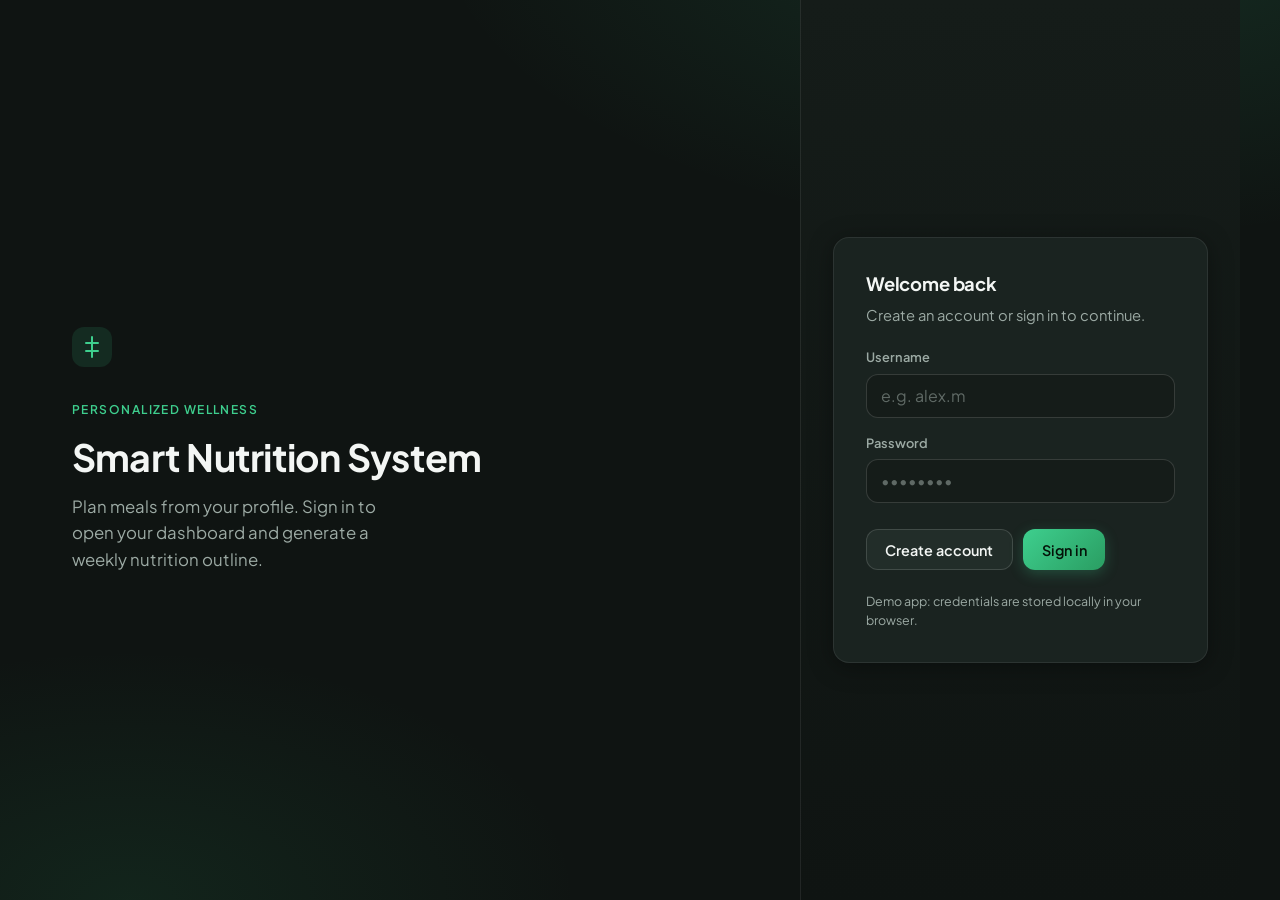
<file: PROJECT/index.html>
<!DOCTYPE html>
<html lang="en">
<head>
    <meta charset="UTF-8">
    <meta name="viewport" content="width=device-width, initial-scale=1.0">
    <title>Smart Nutrition System — Sign in</title>
    <link rel="preconnect" href="https://fonts.googleapis.com">
    <link rel="preconnect" href="https://fonts.gstatic.com" crossorigin>
    <link href="https://fonts.googleapis.com/css2?family=Plus+Jakarta+Sans:ital,wght@0,400;0,500;0,600;0,700;1,400&display=swap" rel="stylesheet">
    <link rel="stylesheet" href="style.css">
</head>
<body class="page page--auth">

    <div class="auth-shell">
        <header class="auth-brand">
            <div class="brand-mark" aria-hidden="true">
                <svg width="40" height="40" viewBox="0 0 40 40" fill="none" xmlns="http://www.w3.org/2000/svg">
                    <rect width="40" height="40" rx="12" fill="currentColor" opacity="0.12"/>
                    <path d="M20 10v20M14 16h12M14 24h12" stroke="currentColor" stroke-width="2" stroke-linecap="round"/>
                </svg>
            </div>
            <p class="eyebrow">Personalized wellness</p>
            <h1 class="auth-title">Smart Nutrition System</h1>
            <p class="auth-lead">Plan meals from your profile. Sign in to open your dashboard and generate a weekly nutrition outline.</p>
        </header>

        <main class="auth-panel" role="main">
            <div class="card card--auth">
                <h2 class="card__title">Welcome back</h2>
                <p class="card__subtitle">Create an account or sign in to continue.</p>

                <form class="form-stack" onsubmit="return false;">
                    <div class="field">
                        <label class="field__label" for="username">Username</label>
                        <input class="field__input" type="text" id="username" name="username" placeholder="e.g. alex.m" autocomplete="username">
                    </div>
                    <div class="field">
                        <label class="field__label" for="password">Password</label>
                        <input class="field__input" type="password" id="password" name="password" placeholder="••••••••" autocomplete="current-password">
                    </div>

                    <div class="form-actions">
                        <button type="button" class="btn btn--secondary" onclick="signup()">Create account</button>
                        <button type="button" class="btn btn--primary" onclick="login()">Sign in</button>
                    </div>
                </form>

                <p class="card__footnote">Demo app: credentials are stored locally in your browser.</p>
            </div>
        </main>
    </div>

    <script src="script.js"></script>
</body>
</html>
</file>
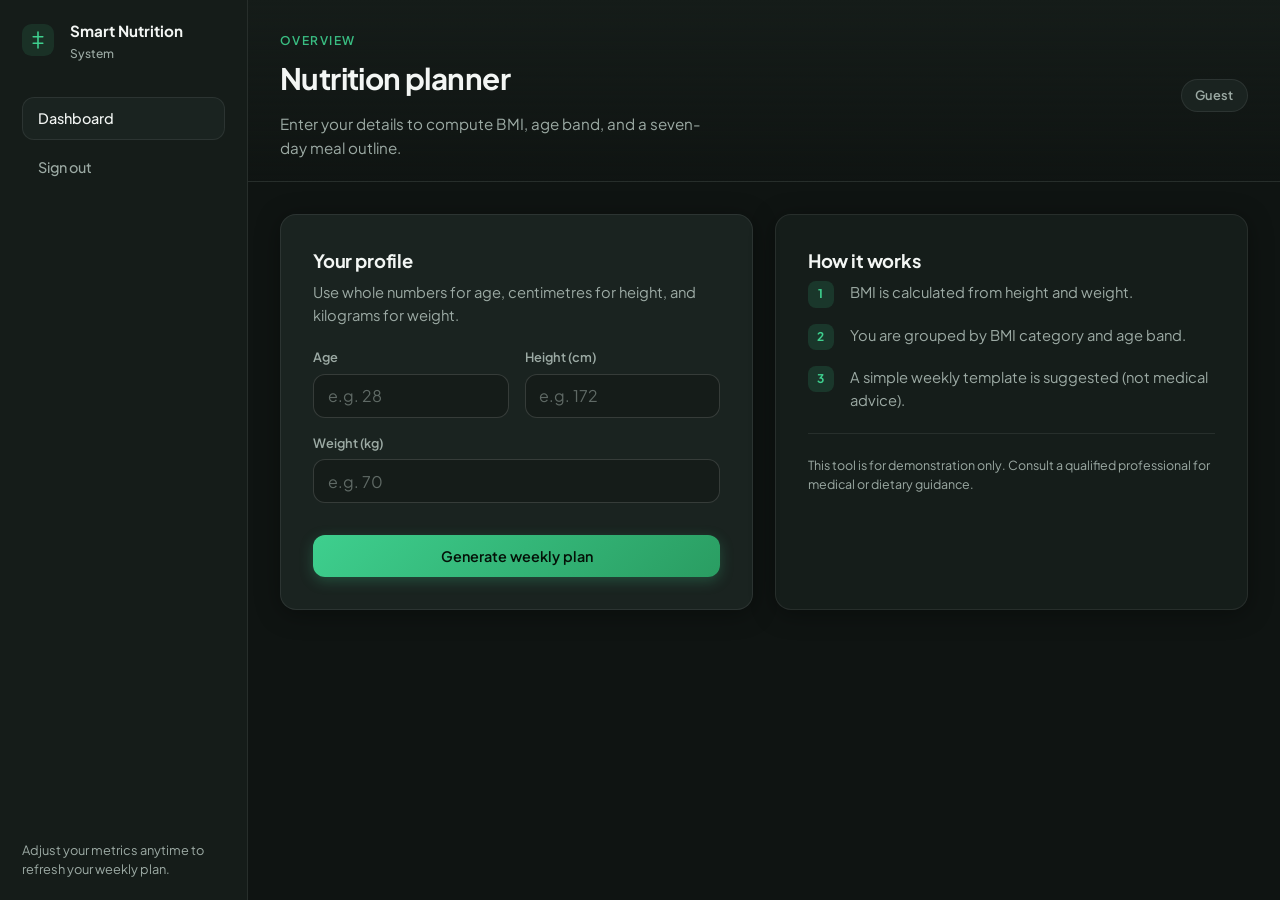
<file: PROJECT/dashboard.html>
<!DOCTYPE html>
<html lang="en">
<head>
    <meta charset="UTF-8">
    <meta name="viewport" content="width=device-width, initial-scale=1.0">
    <title>Dashboard — Smart Nutrition System</title>
    <link rel="preconnect" href="https://fonts.googleapis.com">
    <link rel="preconnect" href="https://fonts.gstatic.com" crossorigin>
    <link href="https://fonts.googleapis.com/css2?family=Plus+Jakarta+Sans:ital,wght@0,400;0,500;0,600;0,700;1,400&display=swap" rel="stylesheet">
    <link rel="stylesheet" href="style.css">
</head>
<body class="page page--app">

    <div class="app-layout">
        <aside class="sidebar" aria-label="Main navigation">
            <div class="sidebar__brand">
                <span class="brand-mark brand-mark--compact" aria-hidden="true">
                    <svg width="32" height="32" viewBox="0 0 40 40" fill="none" xmlns="http://www.w3.org/2000/svg">
                        <rect width="40" height="40" rx="12" fill="currentColor" opacity="0.12"/>
                        <path d="M20 10v20M14 16h12M14 24h12" stroke="currentColor" stroke-width="2" stroke-linecap="round"/>
                    </svg>
                </span>
                <div>
                    <strong class="sidebar__name">Smart Nutrition</strong>
                    <span class="sidebar__tag">System</span>
                </div>
            </div>

            <nav class="sidebar__nav">
                <a href="dashboard.html" class="nav-link nav-link--active" aria-current="page">Dashboard</a>
                <a href="index.html" class="nav-link" onclick="signOut()">Sign out</a>
            </nav>

            <div class="sidebar__footer">
                <p class="sidebar__hint">Adjust your metrics anytime to refresh your weekly plan.</p>
            </div>
        </aside>

        <div class="app-body">
            <header class="topbar">
                <div class="topbar__titles">
                    <p class="eyebrow eyebrow--on-dark">Overview</p>
                    <h1 class="page-heading">Nutrition planner</h1>
                    <p class="topbar__lead">Enter your details to compute BMI, age band, and a seven-day meal outline.</p>
                </div>
                <div class="topbar__meta">
                    <span class="pill pill--muted" id="sessionUser">Signed in</span>
                </div>
            </header>

            <main class="main-content" role="main">
                <section class="section">
                    <div class="grid grid--split">
                        <div class="card">
                            <h2 class="card__title">Your profile</h2>
                            <p class="card__subtitle">Use whole numbers for age, centimetres for height, and kilograms for weight.</p>

                            <form class="form-grid" onsubmit="return false;">
                                <div class="field">
                                    <label class="field__label" for="age">Age</label>
                                    <input class="field__input" type="number" id="age" name="age" placeholder="e.g. 28" min="1" max="120">
                                </div>
                                <div class="field">
                                    <label class="field__label" for="height">Height (cm)</label>
                                    <input class="field__input" type="number" id="height" name="height" placeholder="e.g. 172" min="50" max="250" step="0.1">
                                </div>
                                <div class="field field--full">
                                    <label class="field__label" for="weight">Weight (kg)</label>
                                    <input class="field__input" type="number" id="weight" name="weight" placeholder="e.g. 70" min="20" max="300" step="0.1">
                                </div>
                                <div class="field field--full form-actions form-actions--inline">
                                    <button type="button" class="btn btn--primary btn--wide" onclick="generatePlan()">Generate weekly plan</button>
                                </div>
                            </form>
                        </div>

                        <div class="card card--muted">
                            <h2 class="card__title">How it works</h2>
                            <ol class="steps">
                                <li><span class="steps__num">1</span> BMI is calculated from height and weight.</li>
                                <li><span class="steps__num">2</span> You are grouped by BMI category and age band.</li>
                                <li><span class="steps__num">3</span> A simple weekly template is suggested (not medical advice).</li>
                            </ol>
                            <p class="disclaimer">This tool is for demonstration only. Consult a qualified professional for medical or dietary guidance.</p>
                        </div>
                    </div>
                </section>

                <section class="section section--flush" aria-live="polite" aria-atomic="true">
                    <div id="result" class="result-host"></div>
                </section>
            </main>
        </div>
    </div>

    <script src="script.js"></script>
    <script>
        (function () {
            var el = document.getElementById('sessionUser');
            var user = localStorage.getItem('user');
            if (el) el.textContent = user || 'Guest';
        })();
    </script>
</body>
</html>
</file>
<file: PROJECT/style.css>
/* Smart Nutrition System — design system */

:root {
    --font-sans: "Plus Jakarta Sans", system-ui, -apple-system, "Segoe UI", sans-serif;
    --color-bg: #0f1412;
    --color-bg-elevated: #151c19;
    --color-surface: #1a2320;
    --color-surface-hover: #222d29;
    --color-border: rgba(255, 255, 255, 0.08);
    --color-border-strong: rgba(255, 255, 255, 0.14);
    --color-text: #f3f6f4;
    --color-text-muted: #9caaa4;
    --color-accent: #3ecf8e;
    --color-accent-dim: #2a9d62;
    --color-accent-glow: rgba(62, 207, 142, 0.25);
    --color-warn: #eab308;
    --radius-md: 12px;
    --radius-lg: 16px;
    --radius-xl: 22px;
    --shadow-soft: 0 18px 50px rgba(0, 0, 0, 0.45);
    --shadow-card: 0 4px 24px rgba(0, 0, 0, 0.35);
    --space-xs: 0.35rem;
    --space-sm: 0.65rem;
    --space-md: 1rem;
    --space-lg: 1.35rem;
    --space-xl: 2rem;
    --space-2xl: 2.75rem;
    --sidebar-width: 15.5rem;
    --max-content: 1120px;
    --transition: 0.2s ease;
}

*,
*::before,
*::after {
    box-sizing: border-box;
}

html {
    -webkit-text-size-adjust: 100%;
}

body {
    margin: 0;
    font-family: var(--font-sans);
    font-size: 1rem;
    line-height: 1.55;
    color: var(--color-text);
    background: var(--color-bg);
    min-height: 100vh;
}

.page--auth {
    background:
        radial-gradient(1200px 600px at 85% -10%, rgba(62, 207, 142, 0.14), transparent 55%),
        radial-gradient(900px 500px at 10% 100%, rgba(42, 157, 98, 0.12), transparent 50%),
        var(--color-bg);
}

.page--app {
    background: var(--color-bg);
}

/* ——— Auth layout ——— */

.auth-shell {
    display: grid;
    min-height: 100vh;
    grid-template-columns: minmax(0, 1fr) minmax(320px, 440px);
    align-items: stretch;
    max-width: 1200px;
    margin: 0 auto;
}

@media (max-width: 900px) {
    .auth-shell {
        grid-template-columns: 1fr;
    }
}

.auth-brand {
    padding: var(--space-2xl) var(--space-xl);
    display: flex;
    flex-direction: column;
    justify-content: center;
    gap: var(--space-md);
    max-width: 34rem;
}

@media (max-width: 900px) {
    .auth-brand {
        padding: var(--space-xl) var(--space-lg) var(--space-md);
        text-align: center;
        align-items: center;
        max-width: none;
    }
}

.auth-brand .brand-mark {
    color: var(--color-accent);
    margin-bottom: var(--space-sm);
}

.eyebrow {
    font-size: 0.75rem;
    font-weight: 600;
    letter-spacing: 0.12em;
    text-transform: uppercase;
    color: var(--color-accent);
    margin: 0;
}

.eyebrow--on-dark {
    opacity: 0.9;
}

.auth-title {
    font-size: clamp(1.85rem, 4vw, 2.35rem);
    font-weight: 700;
    line-height: 1.15;
    margin: 0;
    letter-spacing: -0.02em;
}

.auth-lead {
    margin: 0;
    color: var(--color-text-muted);
    font-size: 1.05rem;
    max-width: 28ch;
}

@media (max-width: 900px) {
    .auth-lead {
        max-width: 42ch;
    }
}

.auth-panel {
    display: flex;
    align-items: center;
    justify-content: center;
    padding: var(--space-xl);
    border-left: 1px solid var(--color-border);
    background: linear-gradient(180deg, var(--color-bg-elevated) 0%, var(--color-bg) 100%);
}

@media (max-width: 900px) {
    .auth-panel {
        border-left: none;
        border-top: 1px solid var(--color-border);
        padding-bottom: var(--space-2xl);
    }
}

/* ——— App layout ——— */

.app-layout {
    display: grid;
    grid-template-columns: var(--sidebar-width) 1fr;
    min-height: 100vh;
}

@media (max-width: 768px) {
    .app-layout {
        grid-template-columns: 1fr;
    }
}

.sidebar {
    background: var(--color-bg-elevated);
    border-right: 1px solid var(--color-border);
    display: flex;
    flex-direction: column;
    padding: var(--space-lg);
    gap: var(--space-xl);
}

@media (max-width: 768px) {
    .sidebar {
        flex-direction: row;
        flex-wrap: wrap;
        align-items: center;
        border-right: none;
        border-bottom: 1px solid var(--color-border);
        gap: var(--space-md);
    }

    .sidebar__footer {
        display: none;
    }
}

.sidebar__brand {
    display: flex;
    align-items: center;
    gap: var(--space-md);
}

.brand-mark--compact {
    color: var(--color-accent);
    flex-shrink: 0;
}

.sidebar__name {
    display: block;
    font-size: 0.95rem;
    line-height: 1.2;
}

.sidebar__tag {
    font-size: 0.75rem;
    color: var(--color-text-muted);
    font-weight: 500;
}

.sidebar__nav {
    display: flex;
    flex-direction: column;
    gap: var(--space-xs);
}

@media (max-width: 768px) {
    .sidebar__nav {
        flex-direction: row;
        flex-wrap: wrap;
        margin-left: auto;
    }
}

.nav-link {
    color: var(--color-text-muted);
    text-decoration: none;
    font-weight: 500;
    font-size: 0.9rem;
    padding: var(--space-sm) var(--space-md);
    border-radius: var(--radius-md);
    transition: background var(--transition), color var(--transition);
}

.nav-link:hover {
    color: var(--color-text);
    background: var(--color-surface);
}

.nav-link--active {
    color: var(--color-text);
    background: var(--color-surface);
    box-shadow: inset 0 0 0 1px var(--color-border);
}

.sidebar__footer {
    margin-top: auto;
}

.sidebar__hint {
    font-size: 0.8rem;
    color: var(--color-text-muted);
    margin: 0;
    line-height: 1.45;
}

.app-body {
    display: flex;
    flex-direction: column;
    min-width: 0;
}

.topbar {
    padding: var(--space-xl) var(--space-xl) var(--space-lg);
    border-bottom: 1px solid var(--color-border);
    display: flex;
    flex-wrap: wrap;
    align-items: flex-start;
    justify-content: space-between;
    gap: var(--space-lg);
    background: linear-gradient(180deg, var(--color-bg-elevated) 0%, transparent 100%);
}

.page-heading {
    font-size: clamp(1.45rem, 3vw, 1.85rem);
    font-weight: 700;
    margin: var(--space-xs) 0 0;
    letter-spacing: -0.02em;
}

.topbar__lead {
    margin: var(--space-sm) 0 0;
    color: var(--color-text-muted);
    max-width: 40ch;
    font-size: 0.95rem;
}

.topbar__meta {
    align-self: center;
}

.pill {
    display: inline-flex;
    align-items: center;
    padding: 0.35rem 0.85rem;
    border-radius: 999px;
    font-size: 0.8rem;
    font-weight: 600;
}

.pill--muted {
    background: var(--color-surface);
    color: var(--color-text-muted);
    border: 1px solid var(--color-border);
}

.main-content {
    padding: var(--space-xl);
    max-width: var(--max-content);
    width: 100%;
    margin: 0 auto;
}

.section {
    margin-bottom: var(--space-xl);
}

.section--flush {
    margin-bottom: var(--space-2xl);
}

/* ——— Cards & forms ——— */

.card {
    background: var(--color-surface);
    border: 1px solid var(--color-border);
    border-radius: var(--radius-lg);
    padding: var(--space-xl);
    box-shadow: var(--shadow-card);
}

.card--auth {
    width: 100%;
    max-width: 400px;
}

.card--muted {
    background: rgba(26, 35, 32, 0.65);
}

.card__title {
    font-size: 1.15rem;
    font-weight: 700;
    margin: 0 0 var(--space-xs);
    letter-spacing: -0.01em;
}

.card__subtitle {
    margin: 0 0 var(--space-lg);
    color: var(--color-text-muted);
    font-size: 0.92rem;
}

.card__footnote {
    margin: var(--space-lg) 0 0;
    font-size: 0.78rem;
    color: var(--color-text-muted);
}

.form-stack {
    display: flex;
    flex-direction: column;
    gap: var(--space-md);
}

.form-grid {
    display: grid;
    grid-template-columns: repeat(2, 1fr);
    gap: var(--space-md);
}

@media (max-width: 560px) {
    .form-grid {
        grid-template-columns: 1fr;
    }
}

.field {
    display: flex;
    flex-direction: column;
    gap: var(--space-xs);
}

.field--full {
    grid-column: 1 / -1;
}

.field__label {
    font-size: 0.8rem;
    font-weight: 600;
    color: var(--color-text-muted);
}

.field__input {
    font-family: inherit;
    font-size: 1rem;
    padding: 0.65rem 0.85rem;
    border-radius: var(--radius-md);
    border: 1px solid var(--color-border-strong);
    background: var(--color-bg-elevated);
    color: var(--color-text);
    transition: border-color var(--transition), box-shadow var(--transition);
}

.field__input::placeholder {
    color: rgba(156, 170, 164, 0.55);
}

.field__input:hover {
    border-color: rgba(255, 255, 255, 0.22);
}

.field__input:focus {
    outline: none;
    border-color: var(--color-accent);
    box-shadow: 0 0 0 3px var(--color-accent-glow);
}

.form-actions {
    display: flex;
    flex-wrap: wrap;
    gap: var(--space-sm);
    margin-top: var(--space-sm);
}

.form-actions--inline {
    margin-top: var(--space-md);
}

@media (max-width: 420px) {
    .form-actions {
        flex-direction: column;
    }

    .form-actions .btn {
        width: 100%;
    }
}

.btn {
    font-family: inherit;
    font-size: 0.9rem;
    font-weight: 600;
    padding: 0.65rem 1.15rem;
    border-radius: var(--radius-md);
    border: none;
    cursor: pointer;
    transition: background var(--transition), transform 0.1s ease, box-shadow var(--transition);
}

.btn:active {
    transform: scale(0.98);
}

.btn--primary {
    background: linear-gradient(135deg, var(--color-accent) 0%, var(--color-accent-dim) 100%);
    color: #041208;
    box-shadow: 0 4px 14px var(--color-accent-glow);
}

.btn--primary:hover {
    filter: brightness(1.06);
}

.btn--secondary {
    background: var(--color-surface-hover);
    color: var(--color-text);
    border: 1px solid var(--color-border-strong);
}

.btn--secondary:hover {
    background: var(--color-surface);
}

.btn--wide {
    width: 100%;
    justify-content: center;
    padding: 0.75rem 1.25rem;
}

.grid {
    display: grid;
    gap: var(--space-lg);
}

.grid--split {
    grid-template-columns: repeat(2, minmax(0, 1fr));
}

@media (max-width: 880px) {
    .grid--split {
        grid-template-columns: 1fr;
    }
}

.steps {
    margin: 0;
    padding-left: 0;
    list-style: none;
    display: flex;
    flex-direction: column;
    gap: var(--space-md);
    font-size: 0.92rem;
    color: var(--color-text-muted);
}

.steps li {
    display: flex;
    gap: var(--space-md);
    align-items: flex-start;
}

.steps__num {
    flex-shrink: 0;
    width: 1.65rem;
    height: 1.65rem;
    display: inline-flex;
    align-items: center;
    justify-content: center;
    border-radius: 8px;
    background: rgba(62, 207, 142, 0.15);
    color: var(--color-accent);
    font-size: 0.75rem;
    font-weight: 700;
}

.disclaimer {
    margin: var(--space-lg) 0 0;
    padding-top: var(--space-lg);
    border-top: 1px solid var(--color-border);
    font-size: 0.78rem;
    color: var(--color-text-muted);
    line-height: 1.5;
}

/* ——— Results ——— */

.result-host:empty {
    display: none;
}

.result-panel {
    display: flex;
    flex-direction: column;
    gap: var(--space-lg);
}

.result-summary {
    display: grid;
    grid-template-columns: repeat(auto-fit, minmax(160px, 1fr));
    gap: var(--space-md);
}

.stat-card {
    background: var(--color-surface);
    border: 1px solid var(--color-border);
    border-radius: var(--radius-md);
    padding: var(--space-lg);
}

.stat-card__label {
    font-size: 0.72rem;
    font-weight: 600;
    text-transform: uppercase;
    letter-spacing: 0.06em;
    color: var(--color-text-muted);
    margin: 0 0 var(--space-xs);
}

.stat-card__value {
    font-size: 1.35rem;
    font-weight: 700;
    margin: 0;
    letter-spacing: -0.02em;
}

.stat-card__hint {
    font-size: 0.8rem;
    color: var(--color-text-muted);
    margin: var(--space-xs) 0 0;
}

.stat-card--accent {
    border-color: rgba(62, 207, 142, 0.35);
    box-shadow: 0 0 0 1px rgba(62, 207, 142, 0.08);
}

.result-heading {
    font-size: 1.05rem;
    font-weight: 700;
    margin: 0;
}

.meal-grid {
    display: grid;
    grid-template-columns: repeat(auto-fill, minmax(260px, 1fr));
    gap: var(--space-md);
}

.meal-card {
    background: var(--color-surface);
    border: 1px solid var(--color-border);
    border-radius: var(--radius-md);
    padding: var(--space-lg);
    display: flex;
    flex-direction: column;
    gap: var(--space-md);
    transition: border-color var(--transition), box-shadow var(--transition);
}

.meal-card:hover {
    border-color: rgba(255, 255, 255, 0.12);
    box-shadow: var(--shadow-card);
}

.meal-card__day {
    font-size: 0.78rem;
    font-weight: 700;
    text-transform: uppercase;
    letter-spacing: 0.08em;
    color: var(--color-accent);
    margin: 0;
}

.meal-row {
    display: grid;
    gap: 0.2rem;
}

.meal-row__label {
    font-size: 0.72rem;
    font-weight: 600;
    color: var(--color-text-muted);
    text-transform: uppercase;
    letter-spacing: 0.04em;
}

.meal-row__text {
    font-size: 0.9rem;
    color: var(--color-text);
    margin: 0;
}

.result-error {
    background: rgba(234, 179, 8, 0.12);
    border: 1px solid rgba(234, 179, 8, 0.35);
    color: #facc15;
    padding: var(--space-md) var(--space-lg);
    border-radius: var(--radius-md);
    font-size: 0.9rem;
}

.result-panel__head {
    display: flex;
    align-items: center;
    justify-content: space-between;
    gap: var(--space-md);
    flex-wrap: wrap;
}

.print-only {
    display: none;
}

.print-meta {
    margin: 0 0 var(--space-sm);
    font-size: 0.8rem;
    color: #444;
}

/* ——— Print (plan only, paper-friendly) ——— */

@media print {
    @page {
        margin: 12mm 14mm;
    }

    body {
        background: #fff !important;
        color: #111 !important;
        -webkit-print-color-adjust: exact;
        print-color-adjust: exact;
    }

    .print-only {
        display: block !important;
    }

    .no-print {
        display: none !important;
    }

    .sidebar,
    .topbar,
    .main-content > .section:not(.section--flush) {
        display: none !important;
    }

    .app-layout {
        display: block !important;
    }

    .app-body,
    .main-content {
        padding: 0 !important;
        max-width: none !important;
    }

    .section--flush {
        margin: 0 !important;
    }

    .result-host {
        display: block !important;
    }

    .result-panel {
        gap: 0.85rem;
    }

    .result-heading,
    .meal-card__day {
        color: #0d3d2a !important;
    }

    .stat-card,
    .meal-card {
        background: #f8faf9 !important;
        border: 1px solid #ccc !important;
        box-shadow: none !important;
        break-inside: avoid;
        page-break-inside: avoid;
    }

    .stat-card__label,
    .stat-card__hint,
    .meal-row__label {
        color: #555 !important;
    }

    .stat-card__value,
    .meal-row__text {
        color: #111 !important;
    }

    .meal-grid {
        grid-template-columns: repeat(2, 1fr);
        gap: 0.65rem;
    }

    .result-summary {
        grid-template-columns: repeat(3, 1fr);
        gap: 0.65rem;
    }

    .meal-card:hover,
    .stat-card--accent {
        box-shadow: none !important;
    }
}
</file>
